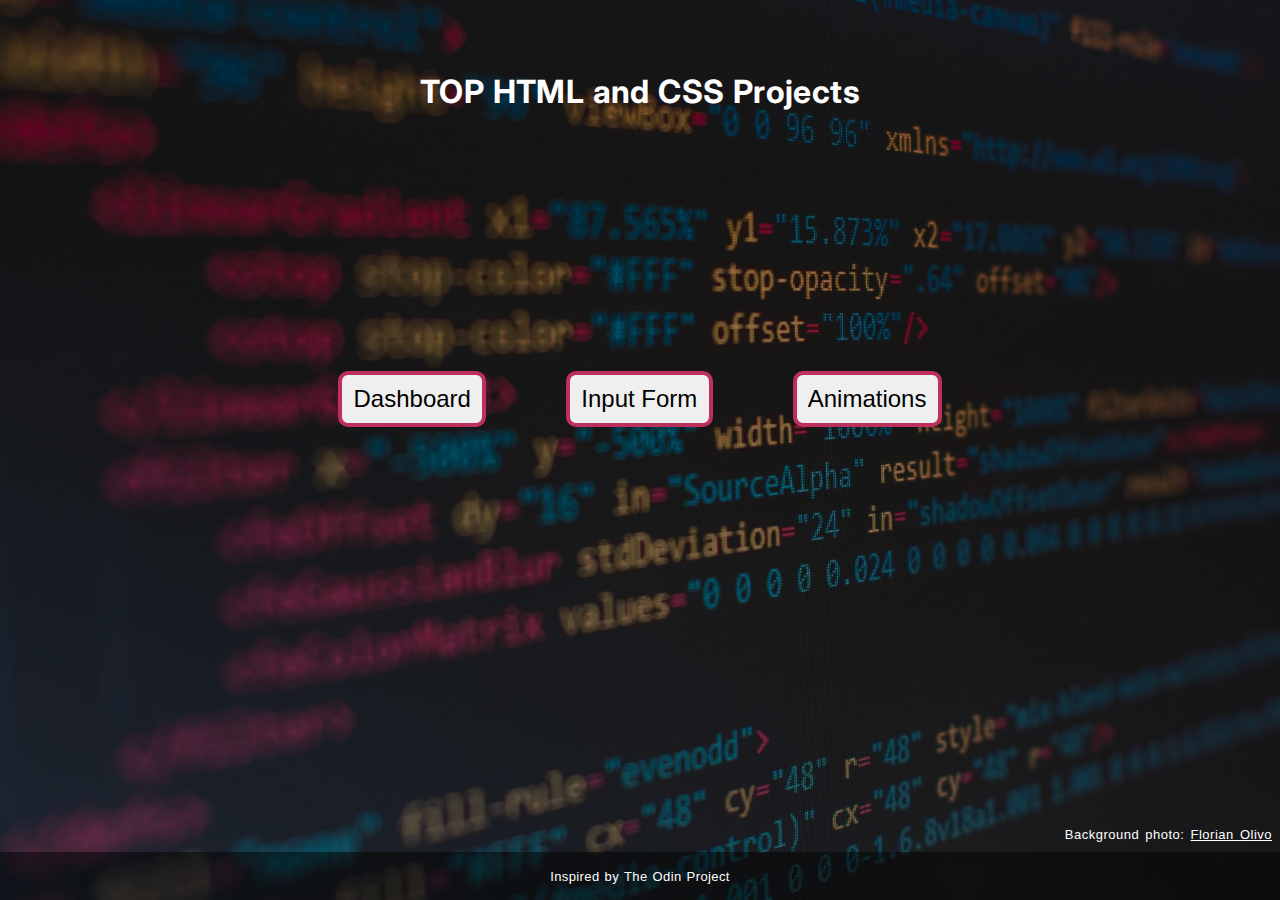
<file: index.html>
<!DOCTYPE html>
<html lang="en">
<head>
    <meta charset="UTF-8">
    <meta http-equiv="X-UA-Compatible" content="IE=edge">
    <meta name="viewport" content="width=device-width, initial-scale=1.0">
    <title>Document</title>
    <link rel="stylesheet" href="Landing_page.css">
    <link rel="preconnect" href="https://fonts.googleapis.com">
    <link rel="preconnect" href="https://fonts.gstatic.com" crossorigin>
    <link href="https://fonts.googleapis.com/css2?family=Inter&display=swap" rel="stylesheet"> 
</head>
<body>

    <div class="image-container">    

        <main>
            <h1>TOP HTML and CSS Projects</h1>
            <div class="btn-container">
                <button class="btn-dashboard" onclick="window.location.href = '../src/dashboard/Dashboard.html'">Dashboard</button>
                <button class="btn-input" onclick="window.location.href = '../src/input_form/Input_form.html'">Input Form</button>
                <button class="btn-animations" onclick="window.location.href = '../src/animations/main.html'">Animations</button>
            </div>
            <div class="credit">Background photo:&nbsp;<a href="https://unsplash.com/@florianolv">Florian Olivo</a></div>    
        </main>
       
        <footer>
            <div class="footer-text">Inspired by The Odin Project</div>      
        </footer>

    </div>
</body>
</html>
</file>
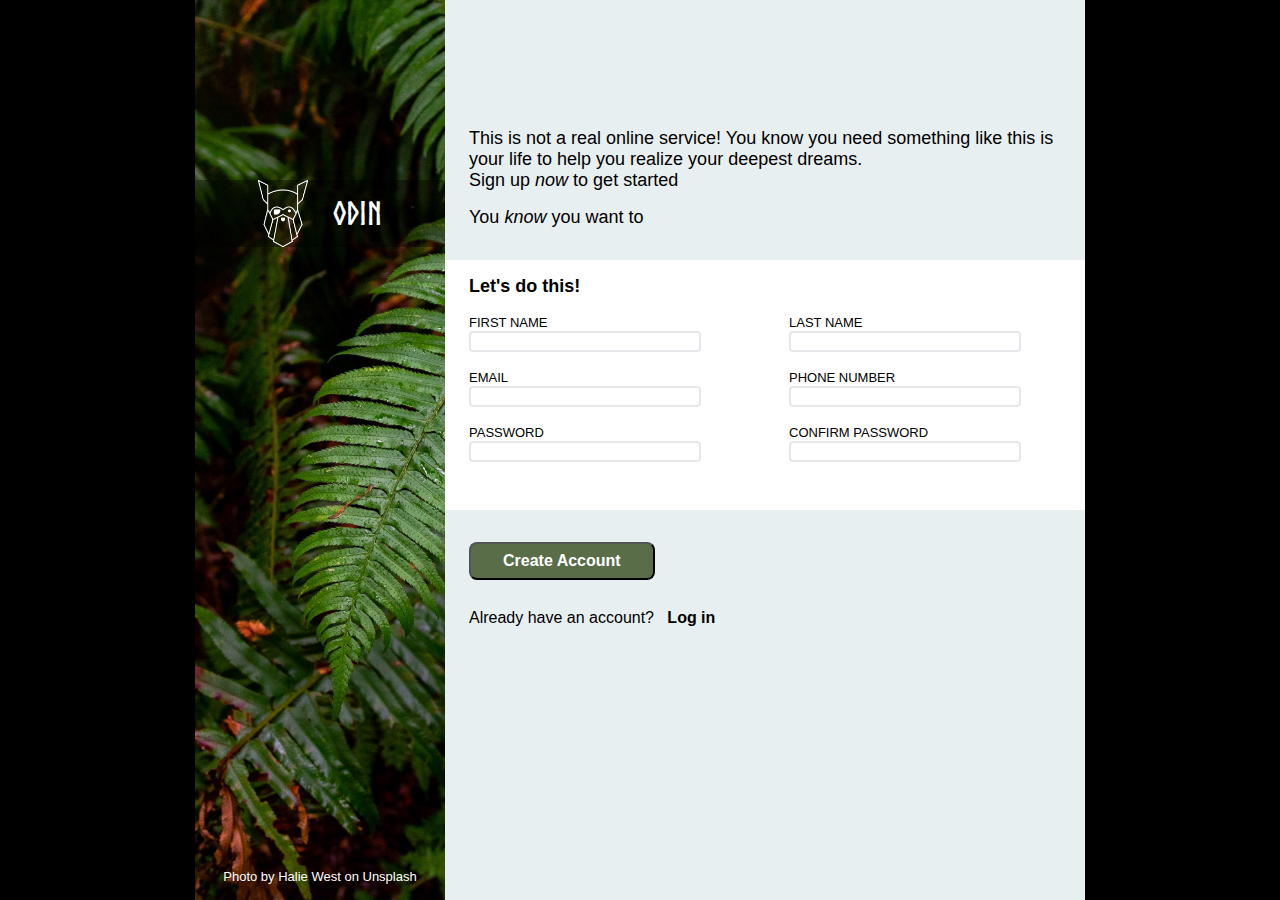
<file: Input_form.html>
<!DOCTYPE html>
<html lang="en">
<head>
    <meta charset="UTF-8">
    <meta http-equiv="X-UA-Compatible" content="IE=edge">
    <meta name="viewport" content="width=device-width, initial-scale=1.0">
    <title>Document</title>
    <link rel="stylesheet" href="Input_form.css">
</head>
<body>
    <div class="image-container">
        <div class="odin-banner">
            <img src="./images/odin-logo.png" alt="odin logo">
            <div class="banner-text">ODIN</div>
        </div>
        <div class="photo-credit">Photo by Halie West on Unsplash</div>
    </div>

    <div class="form-container">
        <div class="text-1">This is not a real online service! You know you need something like this is your life
            to help you realize your deepest dreams. 
            <br/>  Sign up <em>now</em> to get started</div>
        <div class="text-2">You <em>know</em> you want to</div>
        
        <div class="form">
            <form action="no.action.for.now" method="post">
                <div class="form-title">Let's do this!</div>
                    <div class="column">
                        <div>
                            <label for="first-name">FIRST NAME</label>
                            <input type="text" name="first-name" id="first-name">
                        </div>

                        <div>
                            <label for="email">EMAIL</label>
                            <input type="email" name="email" id=email>
                        </div>
                        
                        <div>
                            <label for="password">PASSWORD</label>
                            <input type="password" name="password" id="password" class="error">
                        </div>
                    </div>

                    <div class="column">
                        <div>
                            <label for="last-name">LAST NAME</label>
                            <input type="text" name="last-name" id="last-name">
                        </div>

                        <div>
                            <label for="phone">PHONE NUMBER</label>
                            <input type="text" name="phone" id="phone">
                        </div>
                        
                        <div>
                            <label for="cf-password">CONFIRM PASSWORD</label>
                            <input type="password" name="cf-password" id="cf-password" class="error">
                        </div>
                    </div>

            </form>
        </div>

        <button class="btn">Create Account</button>
        <div class="text-3">Already have an account? &nbsp<b> Log in</b></div>
    </div>
</body>
</html>
</file>
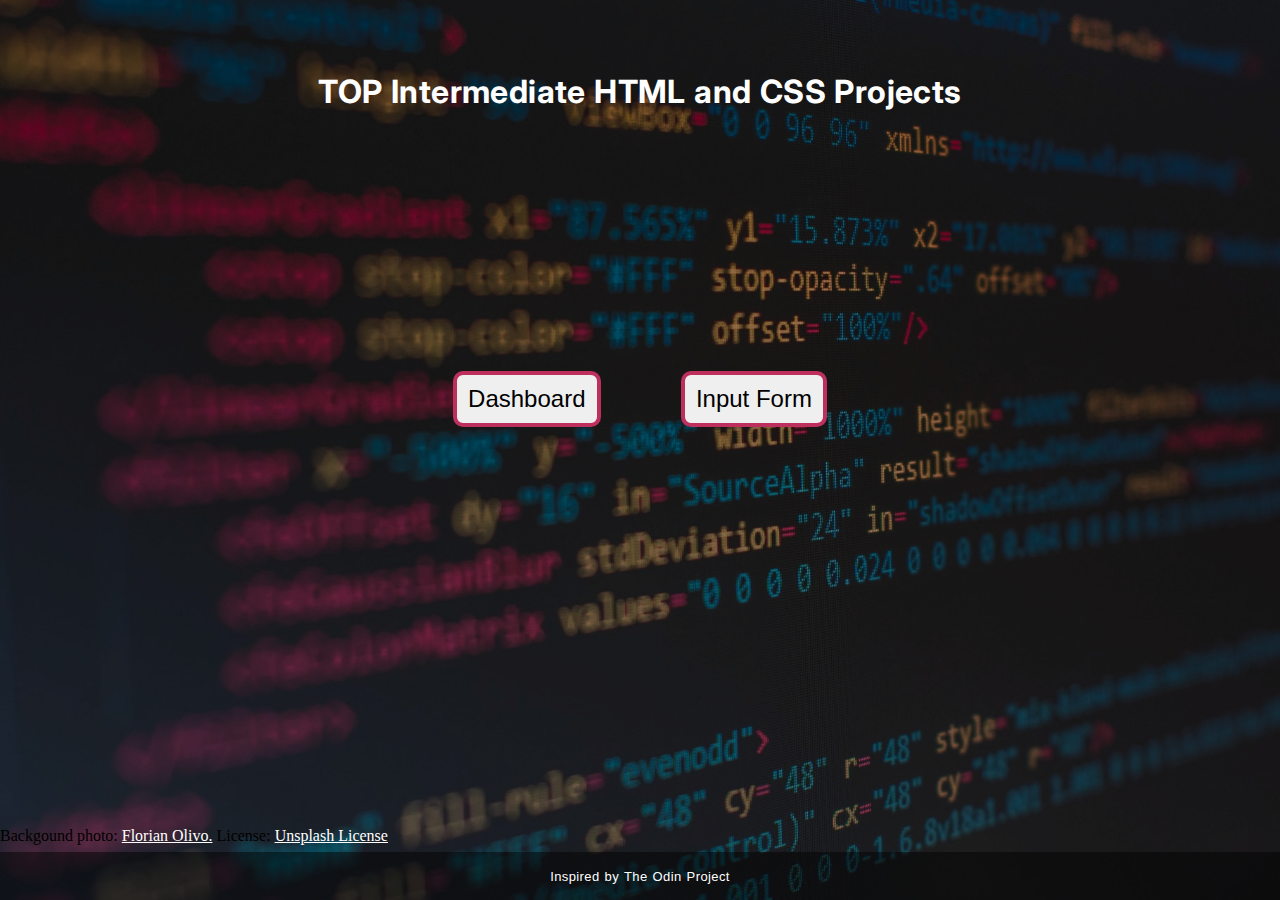
<file: Landing_page.html>
<!DOCTYPE html>
<html lang="en">
<head>
    <meta charset="UTF-8">
    <meta http-equiv="X-UA-Compatible" content="IE=edge">
    <meta name="viewport" content="width=device-width, initial-scale=1.0">
    <title>Document</title>
    <link rel="stylesheet" href="Landing_page.css">
    <link rel="preconnect" href="https://fonts.googleapis.com">
    <link rel="preconnect" href="https://fonts.gstatic.com" crossorigin>
    <link href="https://fonts.googleapis.com/css2?family=Inter&display=swap" rel="stylesheet"> 
    <script src="Landing_page.js" defer></script> 
    
    <main>
        <div class="image-container">
            <h1>TOP Intermediate HTML and CSS Projects</h1>
            <div class="btn-container">
                <button class="btn-dashboard" onclick="window.location.href = 'Dashboard.html'">Dashboard</button>
                <button class="btn-input" onclick="window.location.href = 'Input_form.html'">Input Form</button>
            </div>
            <div>Backgound photo: <a href="https://unsplash.com/@florianolv">Florian Olivo.</a> License: <a href="https://unsplash.com/license">Unsplash License</a></div>    
        </div>
    </main>
       
    <footer>
        <div class="footer-text">Inspired by The Odin Project</div>      
    </footer>
</body>
</html>
</file>
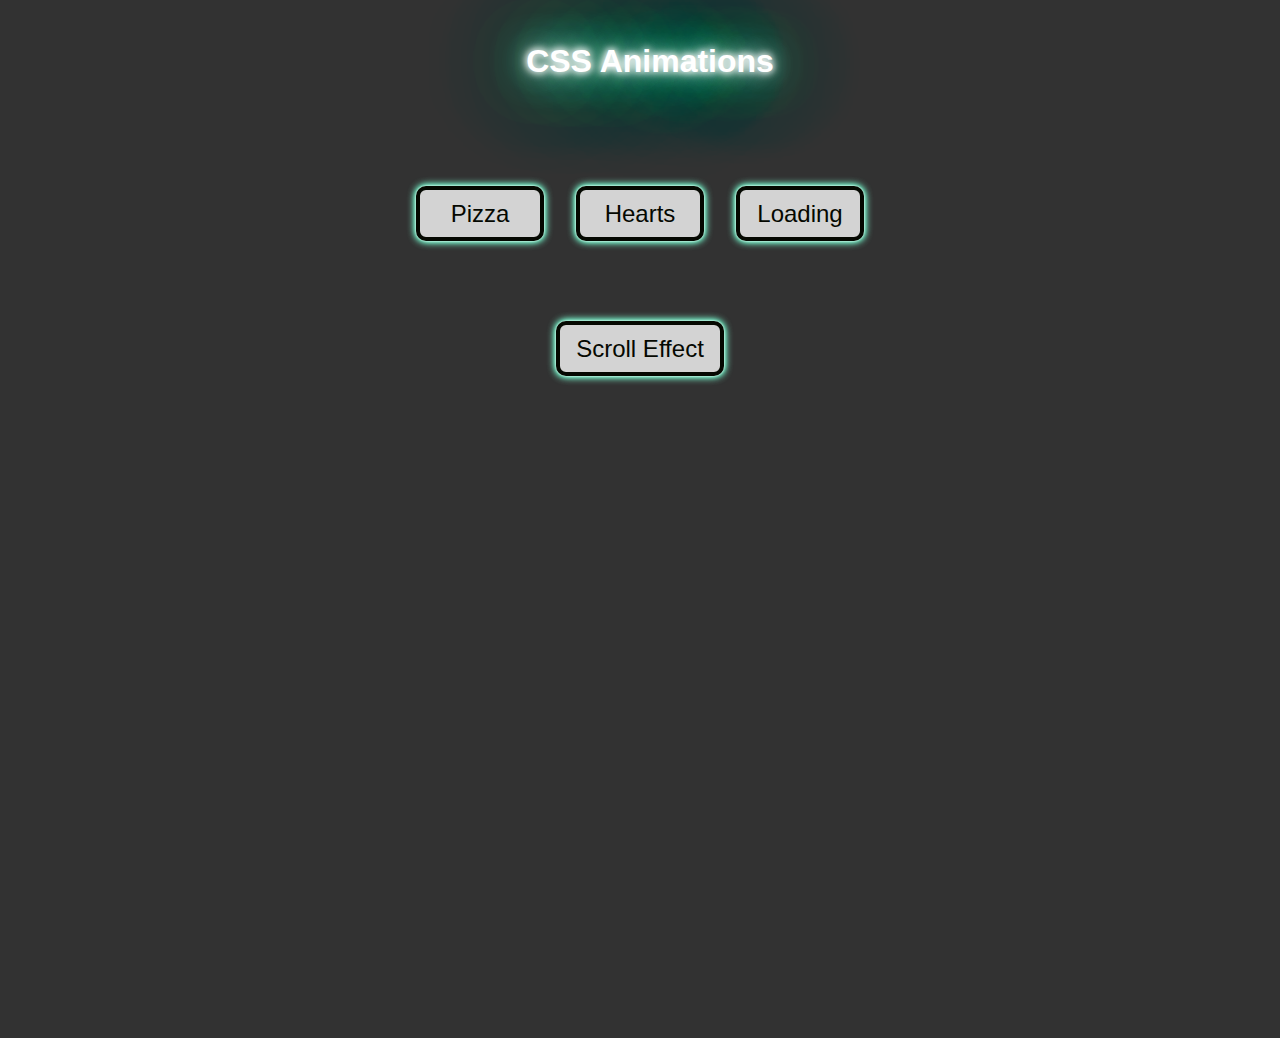
<file: src/animations/main.html>
<!DOCTYPE html>
<html lang="en">
  <head>
    <meta charset="UTF-8" />
    <meta http-equiv="X-UA-Compatible" content="IE=edge" />
    <meta name="viewport" content="width=device-width, initial-scale=1.0" />
    <link rel="stylesheet" href="main.css" />
    <script type="text/javascript" src="main.js" defer></script>
    <title>Animations</title>
  </head>

  <body>
    <div class="h1-container">
      <h1>CSS Animations</h1>
    </div>

    <div class="main-container">
      <div class="cool-animations-container">
        <button
          class="btn-cool"
          onclick="window.location.href = '/pizza/pizza.html'"
        >
          Pizza
        </button>
        <button
          class="btn-cool"
          onclick="window.location.href = './heart/heart.html'"
        >
          Hearts
        </button>
        <button
          class="btn-cool"
          onclick="window.location.href = '/loading/loading.html'"
        >
          Loading
        </button>
      </div>

      <div class="practice-container">
        <button
          class="btn-practice"
          onclick="window.location.href = './scrolling/scrolling.html'"
        >
          Scroll Effect
        </button>
      </div>
    </div>
  </body>
</html>
</file>
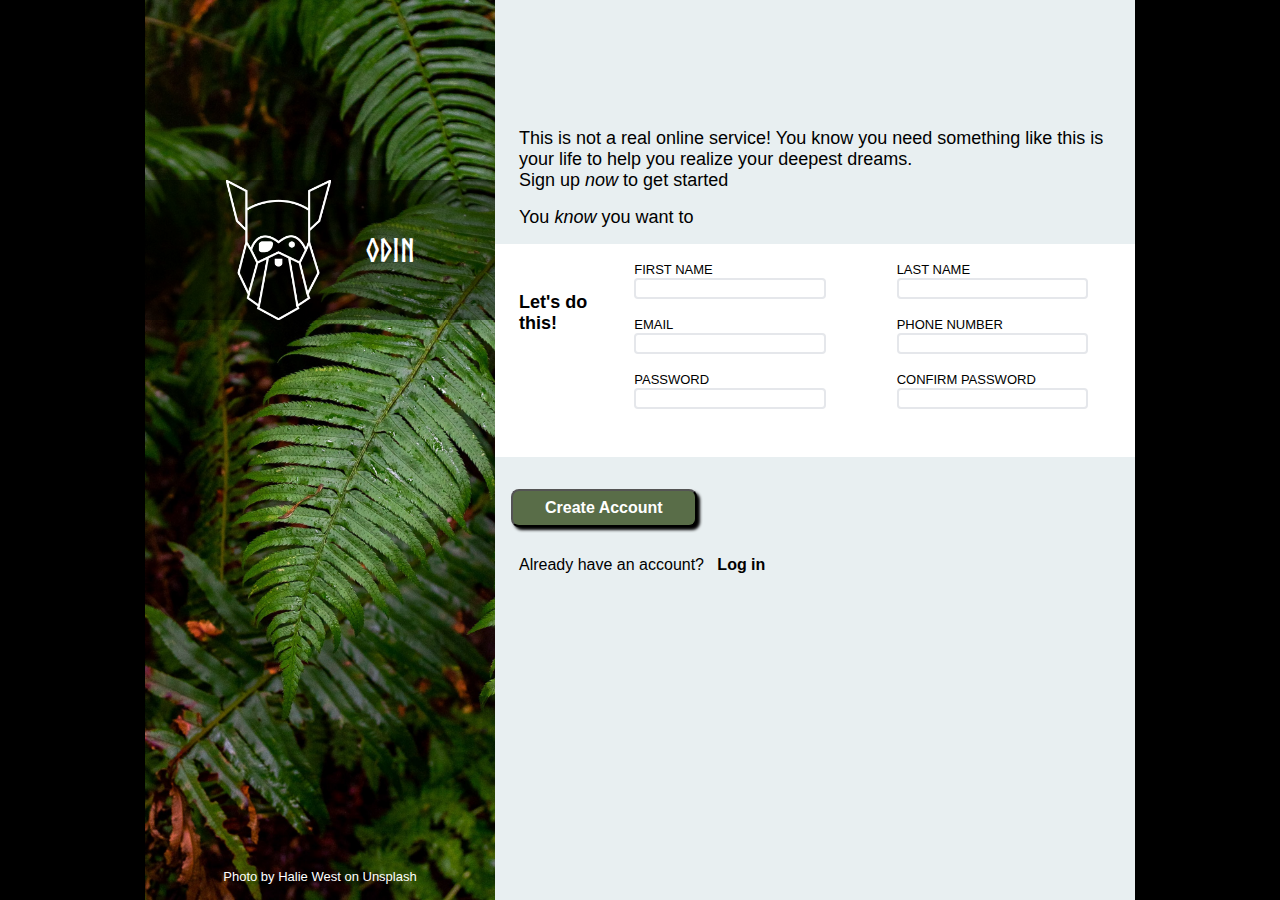
<file: src/input_form/Input_form.html>
<!DOCTYPE html>
<html lang="en">
  <head>
    <meta charset="UTF-8" />
    <meta http-equiv="X-UA-Compatible" content="IE=edge" />
    <meta name="viewport" content="width=device-width, initial-scale=1.0" />
    <title>Document</title>
    <link rel="stylesheet" href="Input_form.css" />
  </head>
  <body>
    <div class="image-container">
      <div class="odin-banner">
        <img src="../../images/odin-logo.png" alt="odin logo" />
        <div class="banner-text">ODIN</div>
      </div>
      <div class="photo-credit">Photo by Halie West on Unsplash</div>
    </div>

    <div class="form-container">
      <div class="text-1">
        This is not a real online service! You know you need something like this
        is your life to help you realize your deepest dreams. <br />
        Sign up <em>now</em> to get started
      </div>
      <div class="text-2">You <em>know</em> you want to</div>

      <div class="form">
        <form action="no.action.for.now" method="post">
          <div class="form-title">Let's do this!</div>
          <div class="column">
            <div>
              <label for="first-name">FIRST NAME</label>
              <input type="text" name="first-name" id="first-name" />
            </div>

            <div>
              <label for="email">EMAIL</label>
              <input type="email" name="email" id="email" />
            </div>

            <div>
              <label for="password">PASSWORD</label>
              <input
                type="password"
                name="password"
                id="password"
                class="error"
              />
            </div>
          </div>

          <div class="column">
            <div>
              <label for="last-name">LAST NAME</label>
              <input type="text" name="last-name" id="last-name" />
            </div>

            <div>
              <label for="phone">PHONE NUMBER</label>
              <input type="text" name="phone" id="phone" />
            </div>

            <div>
              <label for="cf-password">CONFIRM PASSWORD</label>
              <input
                type="password"
                name="cf-password"
                id="cf-password"
                class="error"
              />
            </div>
          </div>
        </form>
      </div>

      <button class="btn">Create Account</button>
      <div class="text-3">Already have an account? &nbsp<b> Log in</b></div>
    </div>
  </body>
</html>
</file>
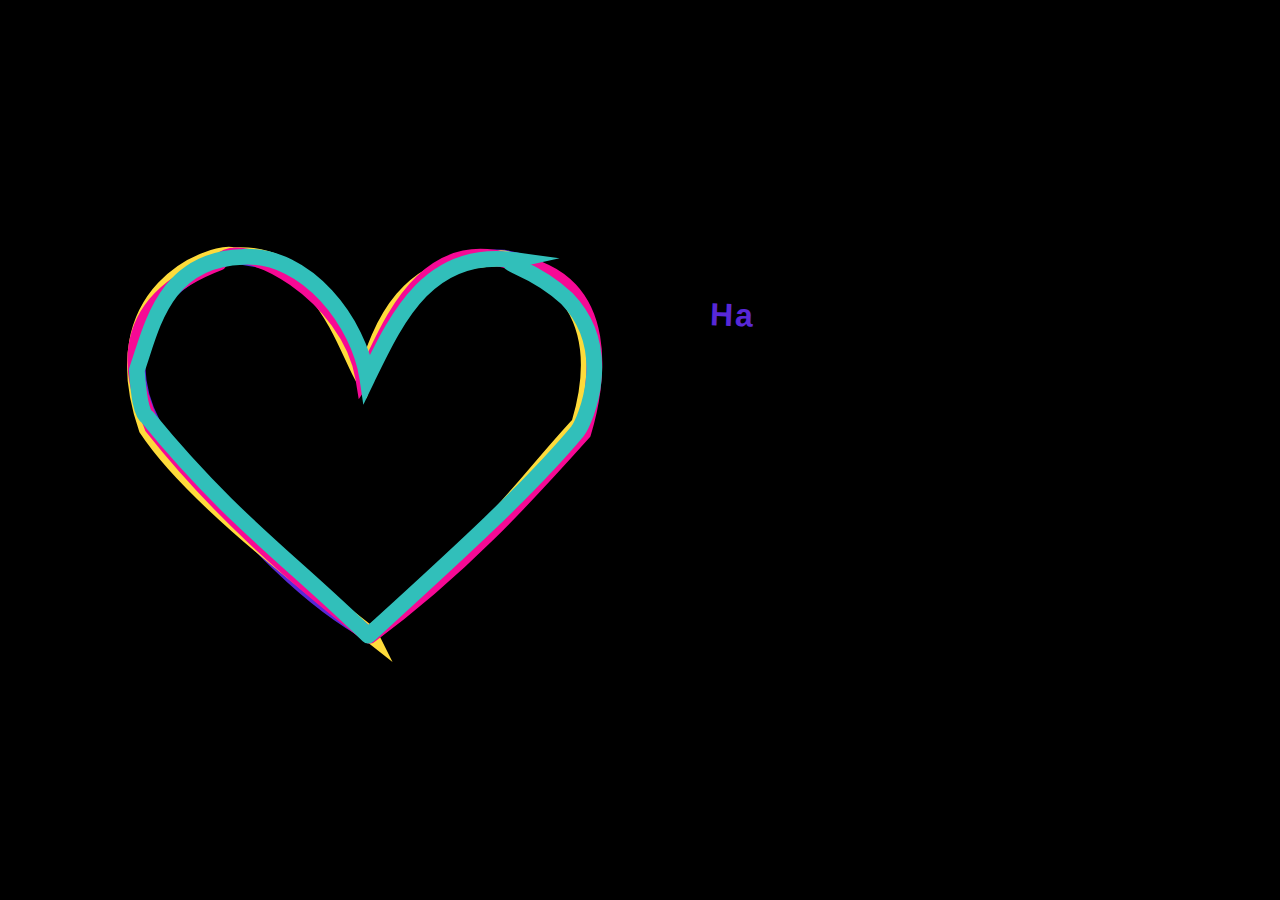
<file: src/animations/heart/heart.html>
<!DOCTYPE html>
<html lang="en">
  <head>
    <meta charset="UTF-8" />
    <meta http-equiv="X-UA-Compatible" content="IE=edge" />
    <meta name="viewport" content="width=device-width, initial-scale=1.0" />
    <link rel="stylesheet" href="heart.css" />
    <script type="text/javascript" src="heart.js" defer></script>
    <title>Document</title>
  </head>
  <body>
    
    <div class="heart-container">
        <div class="heart-container2">
            <svg
                class="heart"
                data-name="Layer 1"
                xmlns="http://www.w3.org/2000/svg"
                viewBox="0 55 200 200"
                >
                <path
                    class="love love1"
                    style="--item: 1; --color: rgb(88, 40, 215)"
                    d="m 102.67765,241.04678 c 19.21888,-14.82411 38.99608,-34.28826 40.66328,-36.19026 13.44095,-15.33383 22.20657,-25.29641 24.51246,-26.91641 11.73882,-29.26893 -0.23791,-53.06913 -23.27705,-56.38219 -20.99289,-1.09872 -31.6062,10.55322 -44.22639,35.43284 -8.425005,-21.15732 -20.795992,-35.36113 -42.933229,-35.9501 -45.028758,17.2864 -27.231871,55.57289 -15.259398,64.39983 23.051254,25.81298 40.344009,44.93418 60.520327,55.60629 z"
                />
                <path
                    class="love love2"
                    style="--item: 2; --color: rgb(254, 219, 59)"
                    d="m 102.16038,241.04678 c 36.21013,-27.8756 47.77342,-46.63623 66.46891,-66.72755 14.53947,-48.5898 -27.98334,-53.62583 -24.82885,-52.50267 -30.88424,0.25655 -38.0017,21.11736 -43.45049,38.53645 -5.694379,-8.95721 -13.691318,-41.17507 -41.381425,-39.57099 -7.055003,-1.5804 -42.876065,11.14804 -27.673826,55.08902 12.230352,18.65829 41.039426,41.78009 70.865681,65.17574 z"
                />
                <path
                    class="love love3"
                    style="--item: 3; --color: rgb(246, 9, 149)"
                    d="m 102.16038,241.56405 c 28.4873,-21.00932 49.5467,-44.07531 67.76208,-64.39984 4.2498,-13.69442 10.84947,-49.03058 -22.24251,-54.05448 -31.29957,-10.53661 -41.43927,27.56598 -47.58864,36.72601 C 95.720197,133.2316 61.236443,114.1228 54.313113,123.10972 14.497495,138.29137 30.42042,167.99365 33.105137,175.35377 53.350315,200.98945 77.111933,222.104 102.16038,241.56405 Z"
                />
                <path
                    class="love love4"
                    style="--item: 4; --color: rgb(49, 191, 186)"
                    d="m 101.64312,241.56405 c 25.10092,-22.90102 50.73723,-46.03149 66.4689,-64.91711 2.52385,-3.45654 12.25209,-25.91978 -3.40024,-42.14339 -11.62498,-10.75897 -22.17938,-10.92719 -16.51457,-12.16972 -27.30462,-3.77888 -37.48101,18.26412 -46.81273,37.50191 -2.579917,-17.41263 -19.045543,-39.68477 -39.570983,-38.53645 -25.208634,0.80419 -28.97881,22.88451 -33.622405,35.95011 0.531521,7.94639 1.457237,13.9218 3.362243,15.00076 26.513256,32.55461 46.762856,46.31826 70.089785,69.31389 z"
                />
            </svg>
        </div>

        <div class="text-container">
           <div class="word-1"></div>
           <div class="word-2"></div>
           <div class="word-3"></div>
        </div>

    </div>

</body>
</html>

<!-- Inspired by: Miguel
https://codepen.io/ruidovisual/pen/eYNMZrG -->
</file>
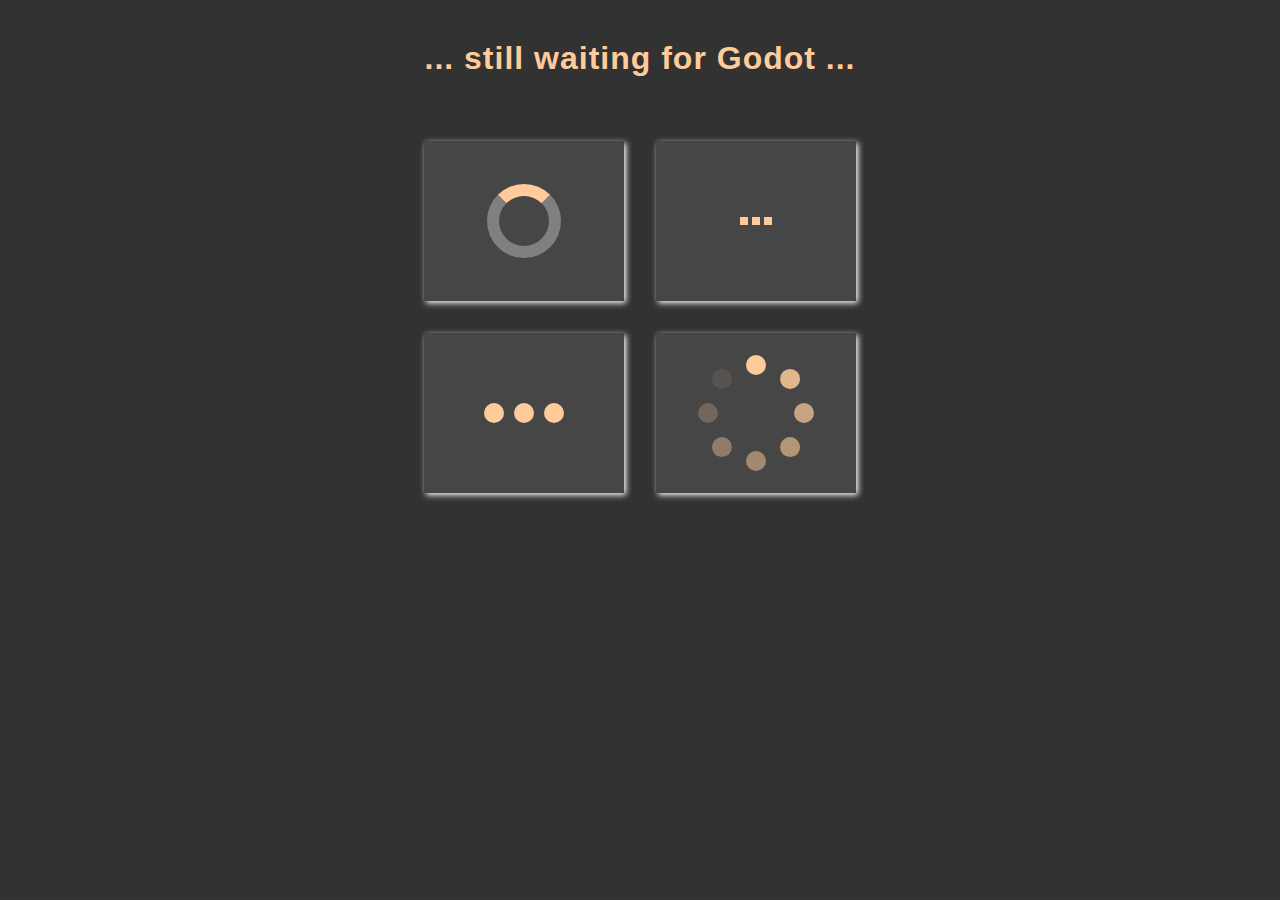
<file: src/animations/loading/loading.html>
<!DOCTYPE html>
<html lang="en">
  <head>
    <meta charset="UTF-8" />
    <meta http-equiv="X-UA-Compatible" content="IE=edge" />
    <meta name="viewport" content="width=device-width, initial-scale=1.0" />
    <link rel="stylesheet" href="loading.css" />
    <title>Document</title>
  </head>
  <body>
    <h1 class="title">... still waiting for Godot ...</h1>

    <div class="cards-container">
      <div class="card"><div class="ld-arc"></div></div>
      <div class="card">
        <div class="ld-bars">
          <div class="bar bar-1"></div>
          <div class="bar bar-2"></div>
          <div class="bar bar-3"></div>
        </div>
      </div>
    </div>

    <div class="cards-container">
      <div class="card">
        <div class="ld-dots1">
          <div class="dot dot-1"></div>
          <div class="dot dot-2"></div>
          <div class="dot dot-3"></div>
        </div>
      </div>
      <div class="card"><div class="ld-dots2"></div></div>
    </div>
  </body>
</html>
</file>
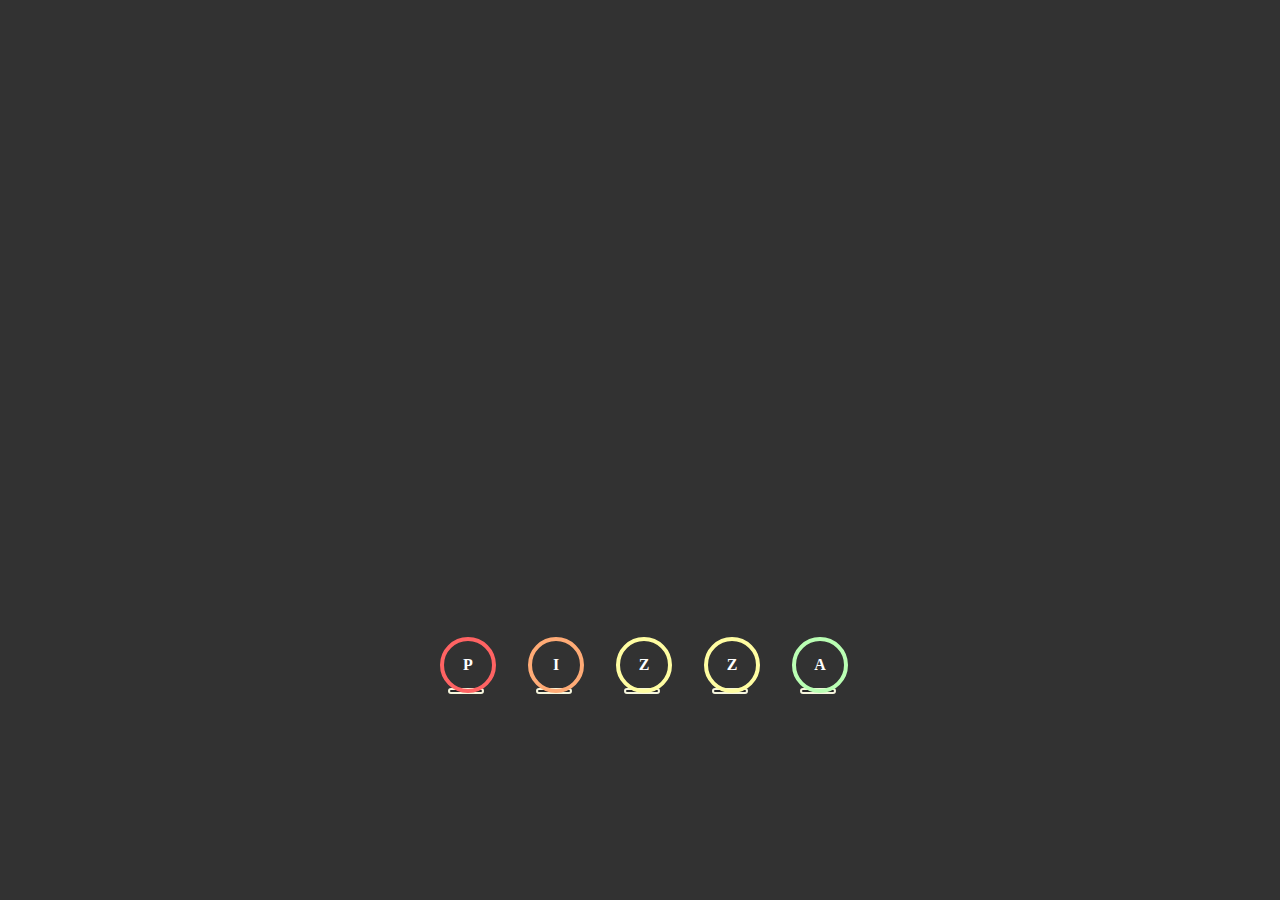
<file: src/animations/pizza/pizza.html>
<!DOCTYPE html>
<html lang="en">
<head>
    <meta charset="UTF-8">
    <meta http-equiv="X-UA-Compatible" content="IE=edge">
    <meta name="viewport" content="width=device-width, initial-scale=1.0">
    <link rel="stylesheet" href="pizza.css">
    <title>Document</title>
</head>
<body>

    <div class="container-ball">
        <div class="ct-ball-1">
            <div class="ball-shadow-1"></div> 
            <div class="ball-1">P</div>
        </div>
        <div class="ct-ball-2">
            <div class="ball-shadow-2"></div> 
            <div class="ball-2">I</div>
        </div>
        <div class="ct-ball-3">
            <div class="ball-shadow-3"></div> 
            <div class="ball-3">Z</div>
        </div>
        <div class="ct-ball-4">
            <div class="ball-shadow-4"></div> 
            <div class="ball-4">Z</div>
        </div>
        <div class="ct-ball-5">
            <div class="ball-shadow-5"></div> 
            <div class="ball-5">A</div>
        </div>

    </div>

    </div>


</body>
</html>

<!-- Inspired by: Henry Zarza
https://codepen.io/HenryZarza/pen/xxVyEpB -->
</file>
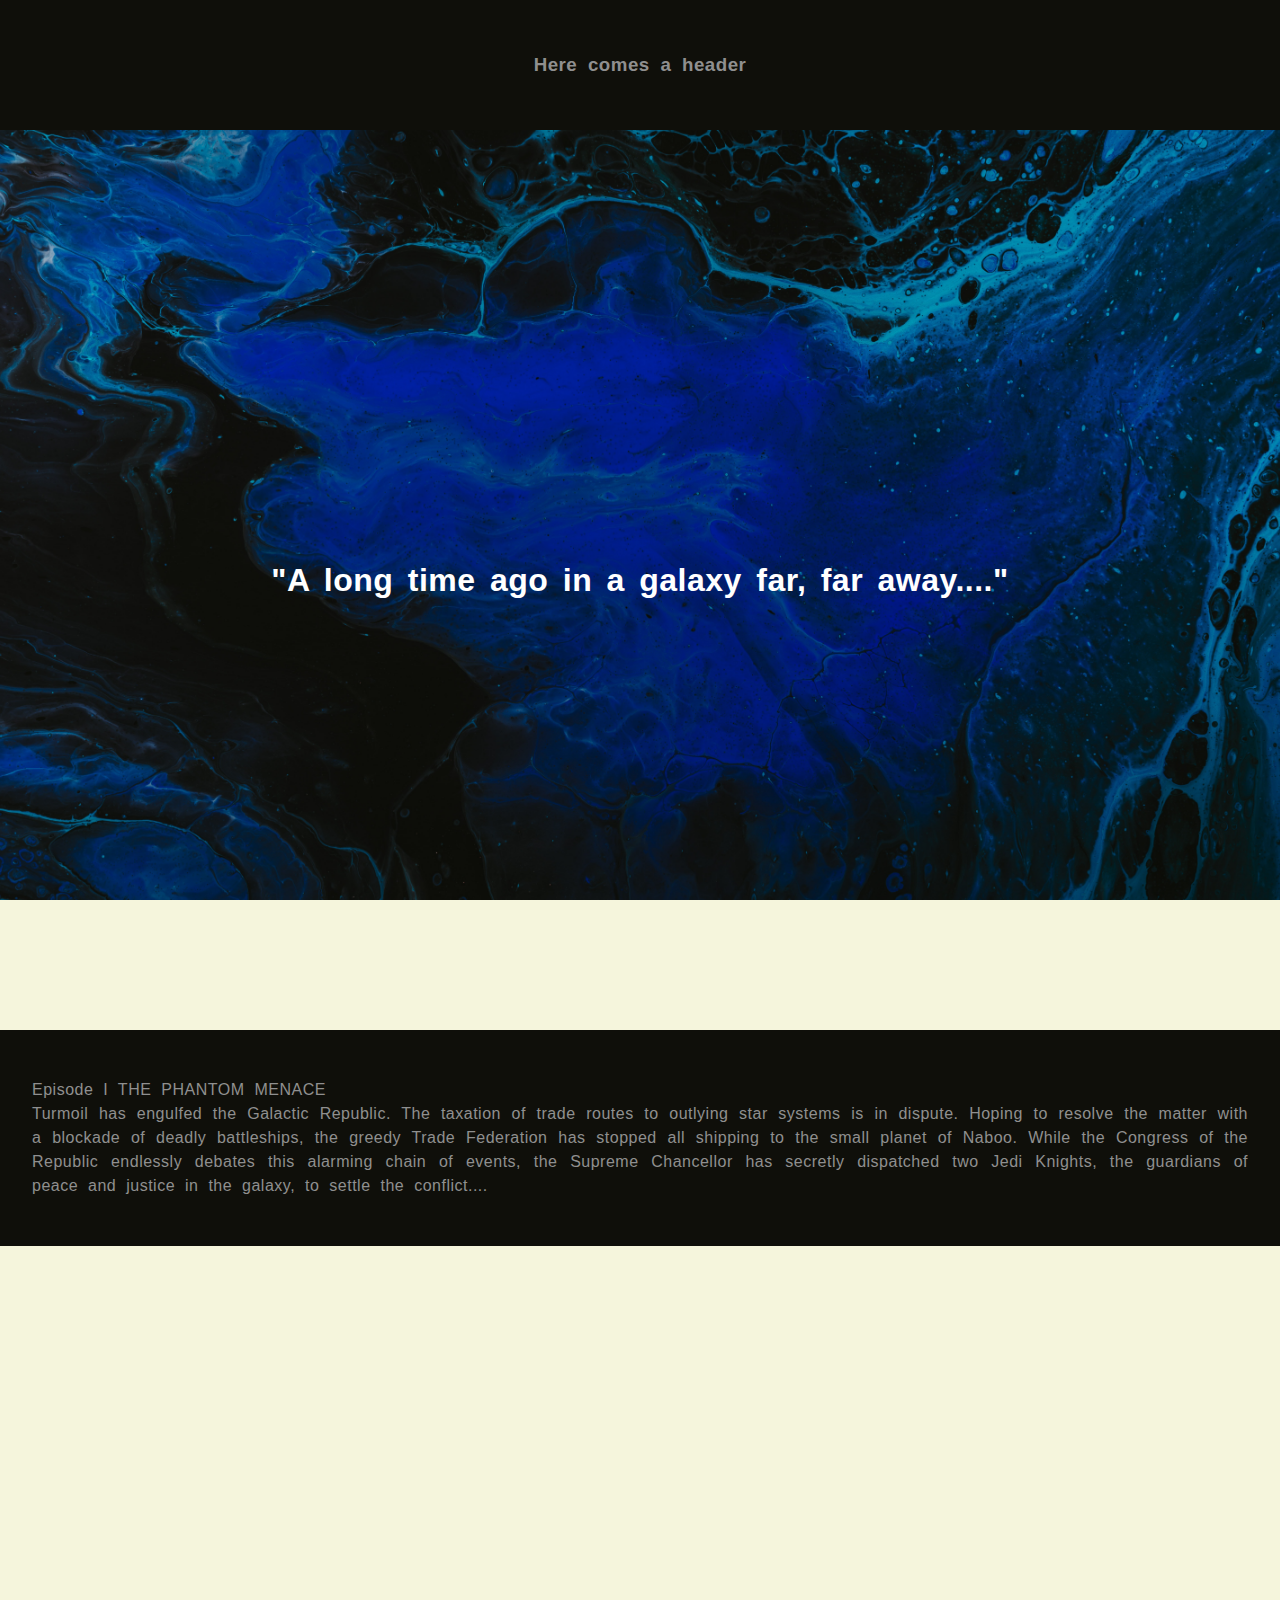
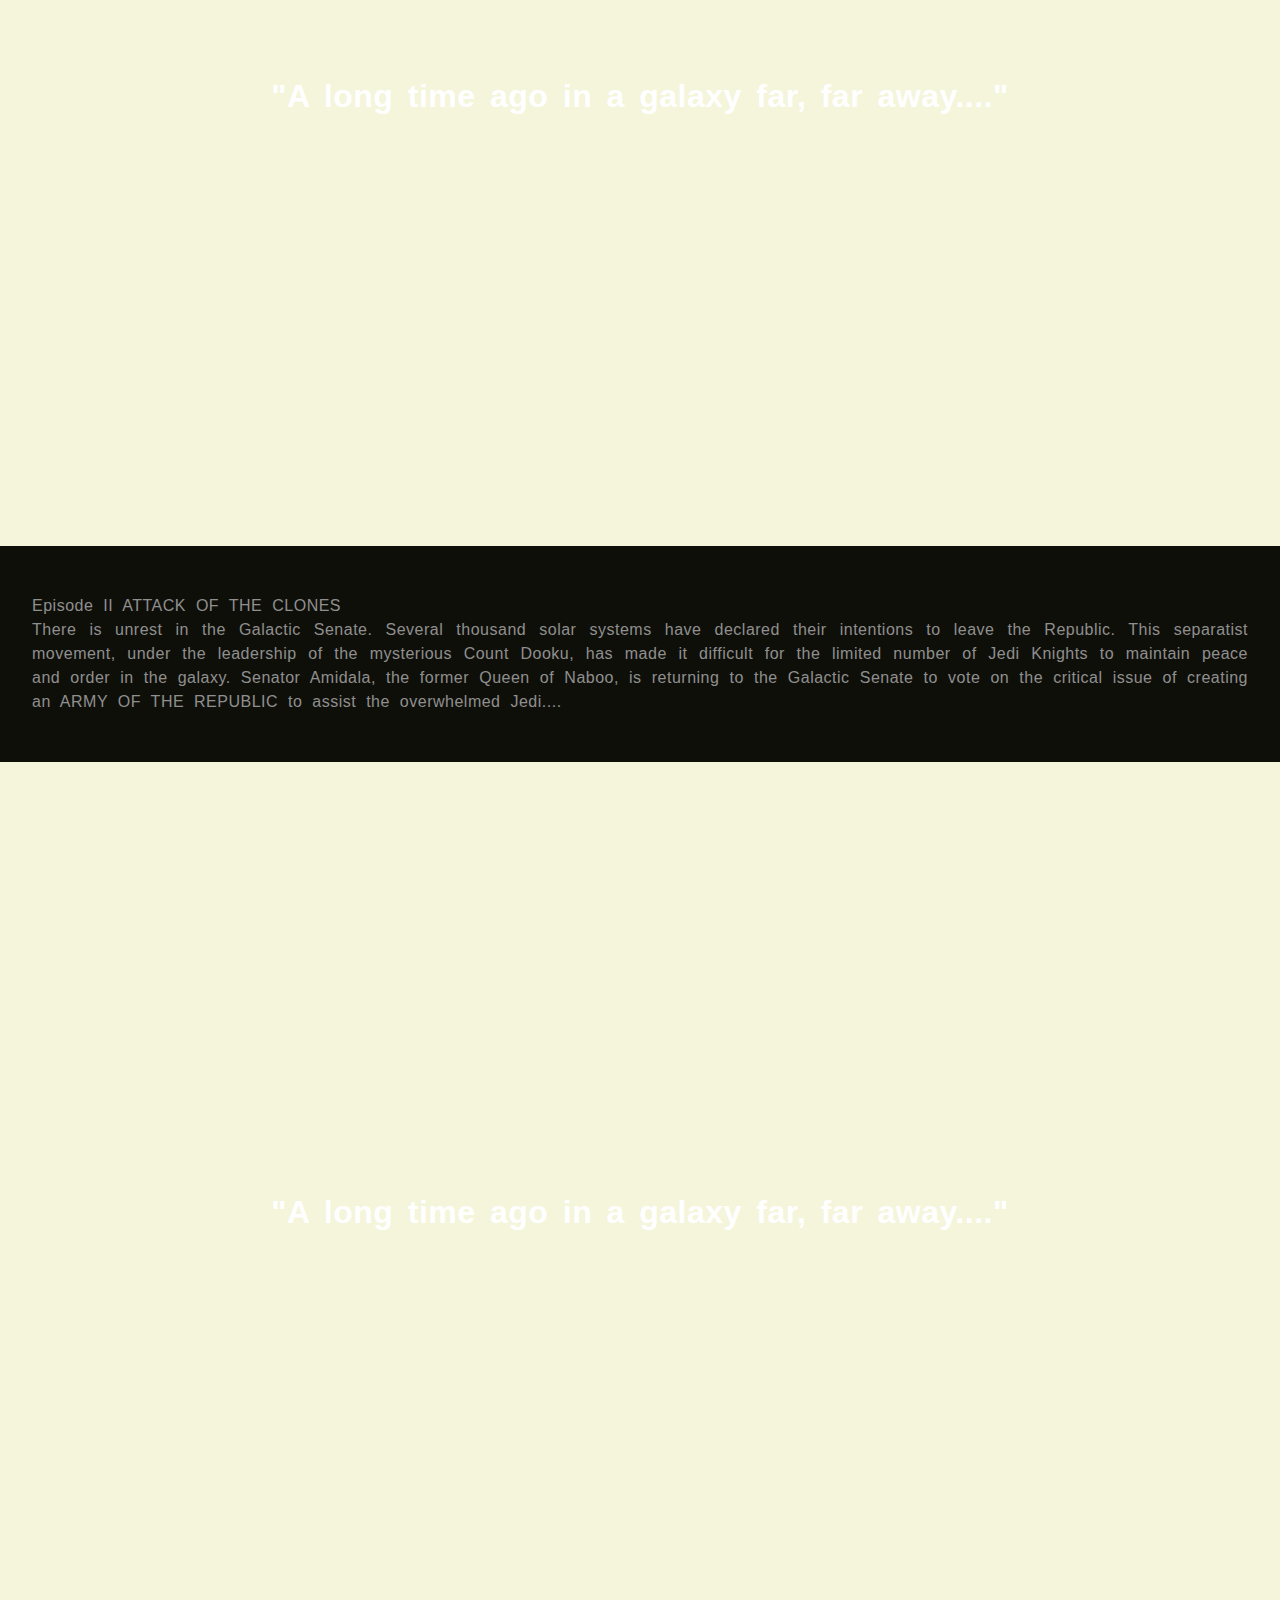
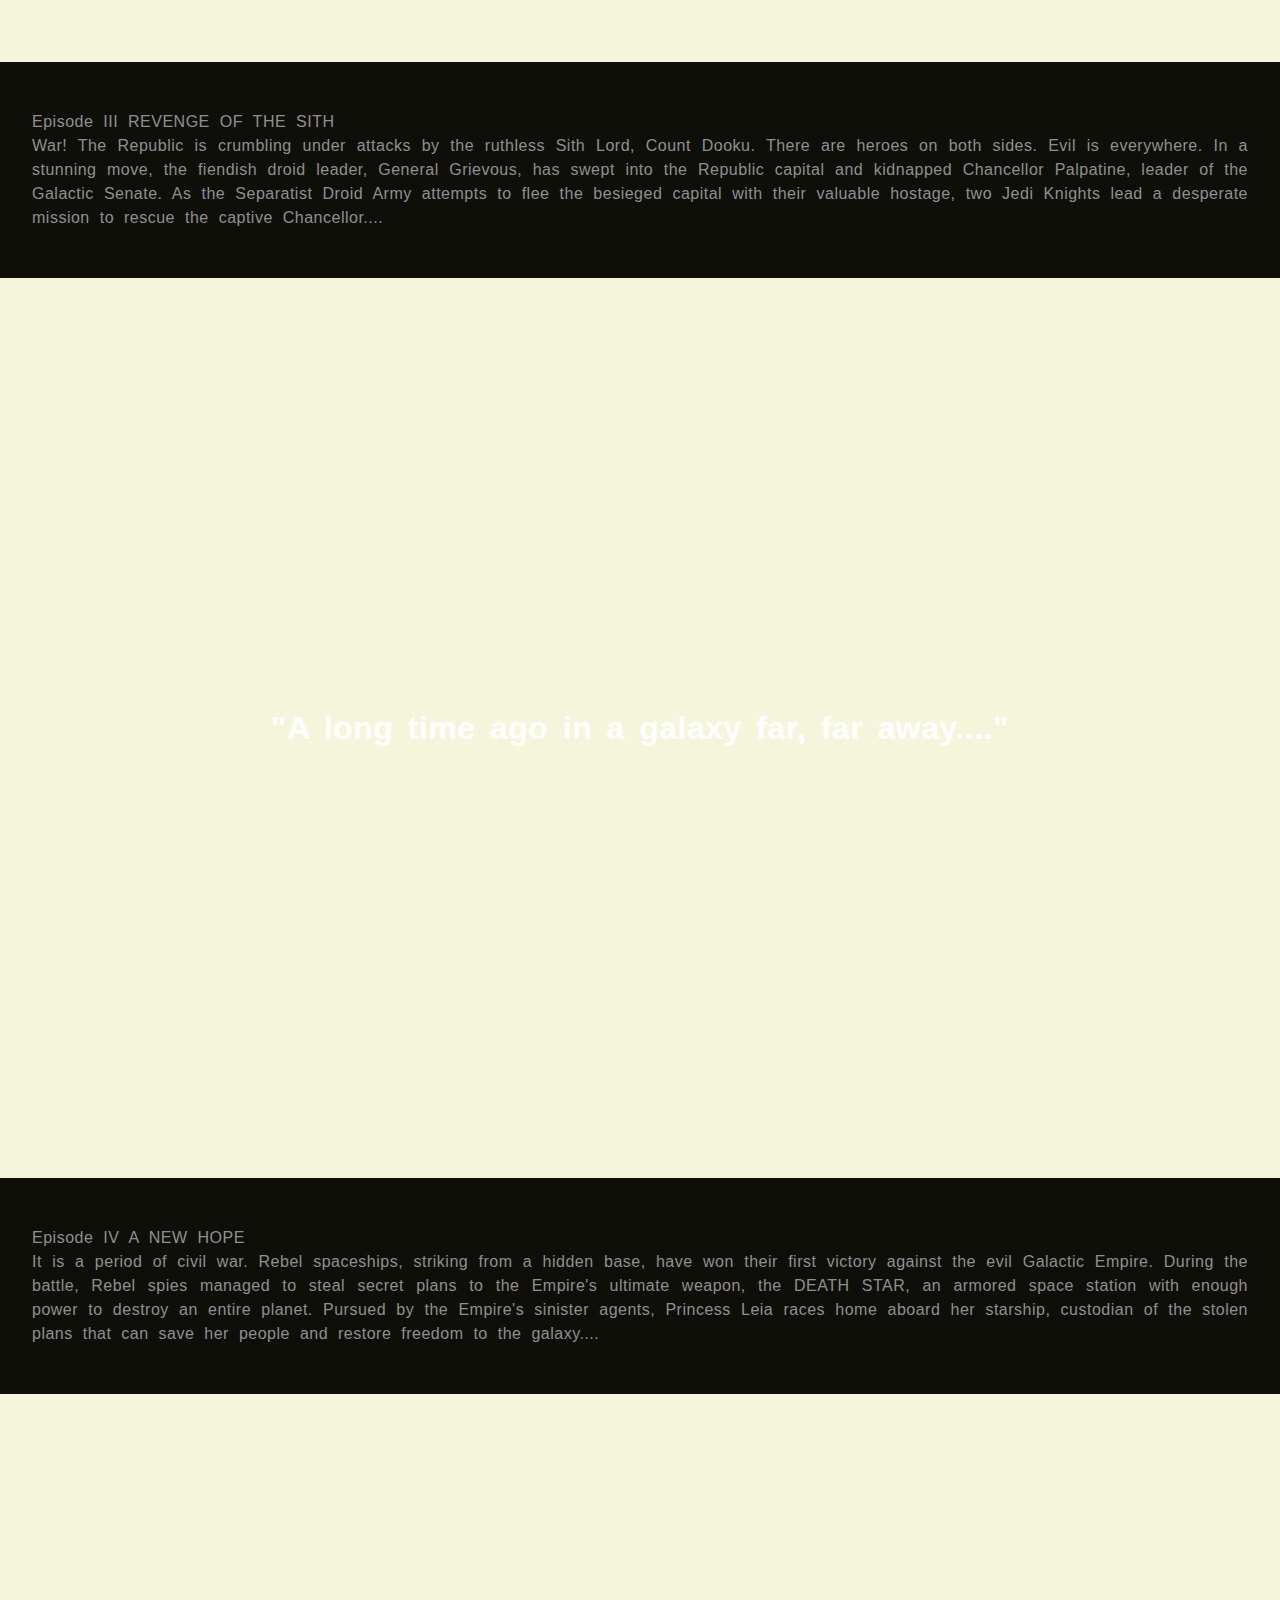
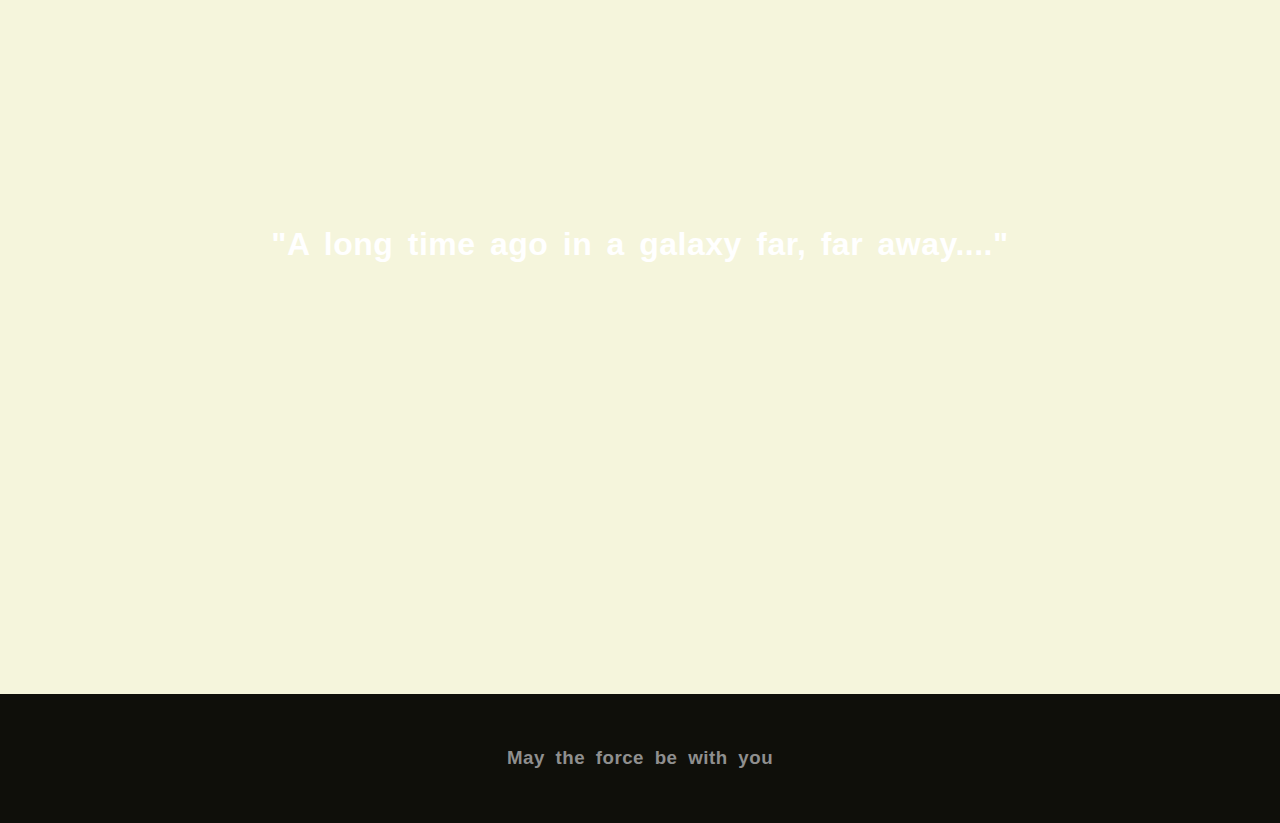
<file: src/animations/scrolling/scrolling.html>
<!DOCTYPE html>
<html lang="en">
  <head>
    <meta charset="UTF-8" />
    <meta http-equiv="X-UA-Compatible" content="IE=edge" />
    <meta name="viewport" content="width=device-width, initial-scale=1.0" />
    <link rel="stylesheet" href="scrolling.css" />
    <title>Document</title>
  </head>
  <body>
    <div class="main-container">
      <div class="scroll-bg">
        <h3>Here comes a header</h3>
      </div>

      <div class="fixed-bg bg-1">
        <h1>"A long time ago in a galaxy far, far away...."</h1>
      </div>

      <div class="scroll-bg">
        <p>
          Episode I THE PHANTOM MENACE
          <br />
          Turmoil has engulfed the Galactic Republic. The taxation of trade
          routes to outlying star systems is in dispute. Hoping to resolve the
          matter with a blockade of deadly battleships, the greedy Trade
          Federation has stopped all shipping to the small planet of Naboo.
          While the Congress of the Republic endlessly debates this alarming
          chain of events, the Supreme Chancellor has secretly dispatched two
          Jedi Knights, the guardians of peace and justice in the galaxy, to
          settle the conflict....
        </p>
      </div>

      <div class="fixed-bg bg-2">
        <h1>"A long time ago in a galaxy far, far away...."</h1>
      </div>

      <div class="scroll-bg">
        <p>
          Episode II ATTACK OF THE CLONES
          <br />There is unrest in the Galactic Senate. Several thousand solar
          systems have declared their intentions to leave the Republic. This
          separatist movement, under the leadership of the mysterious Count
          Dooku, has made it difficult for the limited number of Jedi Knights to
          maintain peace and order in the galaxy. Senator Amidala, the former
          Queen of Naboo, is returning to the Galactic Senate to vote on the
          critical issue of creating an ARMY OF THE REPUBLIC to assist the
          overwhelmed Jedi....
        </p>
      </div>

      <div class="fixed-bg bg-3">
        <h1>"A long time ago in a galaxy far, far away...."</h1>
      </div>

      <div class="scroll-bg">
        <p>
          Episode III REVENGE OF THE SITH
          <br />War! The Republic is crumbling under attacks by the ruthless
          Sith Lord, Count Dooku. There are heroes on both sides. Evil is
          everywhere. In a stunning move, the fiendish droid leader, General
          Grievous, has swept into the Republic capital and kidnapped Chancellor
          Palpatine, leader of the Galactic Senate. As the Separatist Droid Army
          attempts to flee the besieged capital with their valuable hostage, two
          Jedi Knights lead a desperate mission to rescue the captive
          Chancellor....
        </p>
      </div>

      <div class="fixed-bg bg-4">
        <h1>"A long time ago in a galaxy far, far away...."</h1>
      </div>

      <div class="scroll-bg">
        <p>
          Episode IV A NEW HOPE
          <br />It is a period of civil war. Rebel spaceships, striking from a
          hidden base, have won their first victory against the evil Galactic
          Empire. During the battle, Rebel spies managed to steal secret plans
          to the Empire's ultimate weapon, the DEATH STAR, an armored space
          station with enough power to destroy an entire planet. Pursued by the
          Empire's sinister agents, Princess Leia races home aboard her
          starship, custodian of the stolen plans that can save her people and
          restore freedom to the galaxy....
        </p>
      </div>

      <div class="fixed-bg bg-5">
        <h1>"A long time ago in a galaxy far, far away...."</h1>
      </div>

      <div class="scroll-bg">
        <h3>May the force be with you</h3>
      </div>
    </div>
  </body>
</html>
</file>
<file: Landing_page.css>
:root {
  --footer-height: 3rem;
  --main-height: calc(100vh - var(--footer-height));
  --btn-height: calc(var(--main-height) - 11rem);
  box-sizing: border-box;
}

body {
  margin: 0px;
  display: flex;
  flex-direction: column;
  box-sizing: border-box;
  height: var(--main-height);
  background-color: black;
}

main {
  height: var(--main-height);
}

.image-container {
  margin: 0px;
  width: 100vw;
  height: var(--main-height);
}

.image-container:before {
  content: "";
  background-image: url("../images/screen.jpg");
  position: absolute;
  background-size: cover;
  top: 0;
  left: 0;
  bottom: 0;
  right: 0;
  z-index: -1;
  opacity: 0.7;
}

h1 {
  display: flex;
  justify-content: center;
  padding-top: 4.5rem;
  padding-bottom: 2.5rem;
  margin: 0px;
  background-color: rgba(1, 1, 1, 0);
  color: white;
  font-family: "Inter", sans-serif;
  word-spacing: 1px;
  letter-spacing: 0.4px;
}

.btn-container {
  display: flex;
  margin: auto;
  justify-content: center;
  gap: 5rem;
  height: var(--btn-height);
  box-sizing: border-box;
  align-items: center;
  padding-bottom: 20vh;
}

.btn-dashboard,
.btn-input,
.btn-animations {
  font-size: x-large;
  font-weight: 500;
  padding: 0.6rem 0.7rem;
  border: 4px solid rgb(189, 47, 92);
  border-radius: 10px;
}

.credit {
  display: flex;
  justify-content: end;
  color: white;
  font-size: small;
  font-family: sans-serif;
  margin-right: 0.5rem;
  word-spacing: 2px;
  letter-spacing: 0.5px;
}

a {
  color: white;
}

a:visited {
  color: rgb(3, 111, 142);
}

.footer-text {
  display: flex;
  height: var(--footer-height);
  font-size: small;
  justify-content: center;
  color: white;
  box-sizing: border-box;
  background-color: rgb(1, 1, 1, 0.5);
  align-items: center;
  font-family: sans-serif;
  word-spacing: 1px;
  letter-spacing: 0.4px;
}
</file>
<file: Input_form.css>
:root{
    font-family: sans-serif;
}

body{
    margin:0px;
    display: flex;
    flex-direction: row;
    justify-content: center;
    background-color: black;
    box-sizing: border-box;
    width: 100vw;
    min-height: 100vh;
}

.image-container{
    display: flex;
    flex-direction: column;
    background-image: url("./images/fern.jpg");
    background-size: cover;
    width: 250px;
    position: relative;
}


.odin-banner{
    display: flex;
    flex-direction: row;
    justify-content: center;
    gap: 10%;
    background-color:rgba(0, 0, 0, 0.4);
    margin-top: 20vh;
}


img{
    width: 20%;
}


@font-face {
    font-family: norse;
    src: url("./fonts/Norse-Bold.otf");
  }
  

.banner-text{
    margin: auto 0rem;
    color: white;
    font-family: norse, sans-serif;
    font-size:xx-large;
}


.photo-credit{
    display: flex;
    justify-content: center;
    position: absolute;
    bottom: 0px;
    width: 100%;
    bottom: 1rem;
    padding: auto;
    font-size: small;
    color: white;
}


.form-container{
    width: clamp(200px, 50vw, 1000px);
    background-color: rgb(232, 239, 241);
}

.text-1{
    margin: 20% 0rem 1rem 1.5rem;
    font-size: large;
    max-width: 37rem;
}

.text-2{
    margin: 2% 0rem 1rem 1.5rem;
    font-size: large;
    max-width: 37rem;
}

.form{
    margin: 5% 0rem 1rem 0rem;
    background-color: white;
 }

 .column{
    width: 50%;
    float: left;
    background-color: white;
    padding: 1rem 0rem 2rem 0rem; 
}

.form-title{
    padding: 1rem 0rem 0rem 1.5rem;
    font-size: large;
    font-weight: bold;
}


input{
    display: block;
    width: 70%;
    margin: 0rem 0rem 1rem 1.5rem;
    border-radius: 4px;
    border: 2px solid #E5E7EB;
}

input:focus{
    border: 1px solid #b7c8eb; 
    box-shadow: 5px 5px 5px #b7c8eb;
}


label{
    margin: 0rem 0rem 1rem 1.5rem;
    font-size: small;
}

.btn{
    margin: 5% 0rem 1rem 1.5rem;
    font-size: medium;
    background-color: #596D48;
    color: white;
    font-weight: bold;
    padding: 0.5rem 2rem;
    border-radius: 0.5rem;
}


.text-3{
    margin: 2% 0rem 1rem 1.5rem;
    font-size: medium;
    max-width: 37rem;
}
</file>
<file: src/animations/main.css>
:root {
  --footer-height: 3rem;
  --main-height: calc(100vh - var(--footer-height));
  box-sizing: border-box;
  overflow: hidden;
}

body {
  margin: 1px;
  box-sizing: border-box;
  height: var(--main-height);
  background-color: rgb(50, 50, 50);
}

.h1-container {
  display: block;
  transform: translate(100%, 0);
  transition: transform 2s linear 20ms;
}

h1 {
  display: inline-block;
  padding-top: 2rem;
  padding-bottom: 6rem;
  margin: 10px;
  background-color: rgba(1, 1, 1, 0);
  font-family: "Inter", sans-serif;
  color: #fff;
  text-shadow: 0 0 7px #fff, 0 0 10px #fff, 0 0 21px #fff, 0 0 42px #0fa,
    0 0 82px #0fa, 0 0 92px #0fa, 0 0 102px #0fa, 0 0 141px #0fa;
  transform: translate(0, 0);
  transition: transform 2s linear 20ms;
}

.h1-container.animate {
   transform: translate(50%, 0);
}

h1.animate {
  transform: translate(-50%, 0);
}

.main-container {
  display: flex;
  flex-direction: column;
  margin: 0 auto;
  gap: 5rem;
  height: var(--main-height);
}

.cool-animations-container,
.practice-container {
  display: flex;
  gap: 2rem;
  margin: 0 auto;
}

.btn-cool,
.btn-practice {
  font-size: x-large;
  font-weight: 500;
  padding: 0.6rem 0.7rem;
  border: 4px solid #050801;
  border-radius: 10px;
  width: 8rem;
  background: lightgray;
  color: #050801;
  box-shadow: 0 0 2px #fff, 0 0 8px #fff, 0 0 5px #0fa, 0 0 9px #0fa;
  scale: 1;
  /* transition: transform 200ms; */
}

.btn-practice {
  width: auto;
  padding: 0.6rem 1rem;
}

.btn-cool:hover,
.btn-practice:hover {
  background: #0fa;
  opacity: 0.9;
  color: #050801;
  box-shadow: 0 0 7px #fff, 0 0 10px #fff, 0 0 21px #fff, 0 0 7px #0fa,
    0 0 10px #0fa, 0 0 15px #0fa, 0 0 35px #0fa, 0 0 60px #0fa;
  transform: scale(1.08);
}
</file>
<file: src/input_form/Input_form.css>
@font-face {
    font-family: norse;
    font-size: xx-large;
    src: url("../../fonts/Norse-Bold.otf");
}

:root {
    font-family: sans-serif;
}

body {
    margin: 0px;
    display: flex;
    flex-direction: row;
    justify-content: center;
    background-color: black;
    box-sizing: border-box;
    width: 100vw;
    min-height: 100vh;
}

.image-container {
    display: flex;
    flex-direction: column;
    background-image: url("../../images/fern.jpg");
    background-size: cover;
    width: 350px;
    position: relative;
}

.odin-banner {
    display: flex;
    flex-direction: row;
    justify-content: center;
    gap: 10%;
    background-color: rgba(0, 0, 0, 0.4);
    margin-top: 20vh;
}

img {
    width: 30%;
    color: white;
}

.banner-text {
    margin: auto 0rem;
    color: white;
    font-family: norse, sans-serif;
    font-size: xx-large;
}

.photo-credit {
    display: flex;
    justify-content: center;
    position: absolute;
    bottom: 0px;
    width: 100%;
    bottom: 1rem;
    padding: auto;
    font-size: small;
    color: white;
}

.form-container {
    width: clamp(200px, 50vw, 1000px);
    background-color: rgb(232, 239, 241);
}

.text-1 {
    margin: 20% 0rem 1rem 1.5rem;
    font-size: large;
    max-width: 37rem;
}

.text-2 {
    margin: 2% 0rem 1rem 1.5rem;
    font-size: large;
    max-width: 37rem;
}

form {
    margin-left: 5% 0rem 1rem 0rem;
    display: flex;
    flex-direction: row;
    background-color: white;
}

.bottom-edge-form {
    height: 0.5px;
    box-shadow: 2px 2px 4px grey;
}

.column {
    width: 50%;
    float: left;
    background-color: white;
    padding: 1rem 0rem 2rem 0rem;
}

.form-title {
    padding: 3rem 0rem 1rem 1.5rem;
    font-size: large;
    font-weight: bold;
    background-color: white;
}

input {
    display: block;
    width: 70%;
    margin: 0rem 0rem 1rem 1.5rem;
    border-radius: 4px;
    border: 2px solid #e5e7eb;
}

input:focus {
    border: 1px solid #b7c8eb;
    box-shadow: 5px 5px 5px #b7c8eb;
}

label {
    margin: 0rem 0rem 1rem 1.5rem;
    font-size: small;
}

.button-container {
    width: 100%;
}

.btn {
    margin: 5% 0rem 1rem 1.5rem;
    position: relative;
    margin-left: 1rem;
    font-size: medium;
    background-color: #596d48;
    color: white;
    font-weight: bold;
    padding: 0.5rem 2rem;
    border-radius: 0.5rem;
    box-shadow: 3px 3px 3px black;
    transition: all 0.2s ease-in-out 100ms;
}

.btn:hover {
    transform: scale(1.05);
    opacity: 0.8;
}

.text-3 {
    margin: 2% 0rem 1rem 1.5rem;
    font-size: medium;
    max-width: 37rem;
}
</file>
<file: src/animations/heart/heart.css>
body {
  display: flex;
  justify-content: center;
  align-items: center;
  max-height: 100vh;
  background-color: #000;
}

.heart-container {
  display: flex;
  flex-direction: row;
  max-width: 90vw;
  margin: auto;
  position: absolute;
  left: 2rem;
  top: 2rem;
}

.heart-container2 {
  display: flex;
  margin: 1rem;
  max-width: min(80vw, 80vh);
  height:70vh;
}

.heart {
  display: flex;
}

.love {
  fill: none;
  stroke-miterlimit: 10;
  stroke-width: 5px;
  stroke-linecap: round;
  stroke-dasharray: 1150;
}

.love1 {
  animation: lines 4s infinite 200ms;
  stroke: var(--color);
}

.love2 {
  animation: lines 3s infinite 800ms;
  stroke: var(--color);
}

.love3 {
  animation: lines 4s infinite 1100ms;
  stroke: var(--color);
}

.love4 {
  animation: lines 4.2s infinite 2200ms;
  stroke: var(--color);
}

@keyframes lines {
  100% {
    stroke-dashoffset: 2400;
  }
}

.text-container {
  display: flex;
  flex-direction: column;
  font-size: xx-large;
  color: white;
  margin: 1rem;
  gap: 3rem;
  justify-content: center;
}

.word-1,
.word-2,
.word-3 {
  display: flex;
  justify-content: center;
  font-size: xx-large;
  font-weight: bold;
  font-family: 'Segoe UI', Tahoma, Geneva, Verdana, sans-serif;
  letter-spacing: 2px;
}

.word-1 {
  color: rgb(88, 40, 215);
  rotate: 2deg;
}

.word-2 {
  color: rgb(246, 9, 149);
  rotate: -1deg;
}

.word-3 {
  color: rgb(254, 219, 59);
}

.word-1.pulsing,
.word-2.pulsing,
.word-3.pulsing {
  animation: 1s change-size infinite alternate;
}

@keyframes change-size {
  from {
    scale: 1;
  }

  to {
    scale: 1.15;
  }
}
</file>
<file: src/animations/loading/loading.css>
:root {
  background: rgb(50, 50, 50);
  box-sizing: border-box;
  --dot-diameter: 20px;
  /* x and y coordinates for dot rotation */
  --rd: 3rem;
  --rdm: calc(var(--rd) * -1);
  --rd45: calc(var(--rd) * 0.71);
  --rd45m: calc(var(--rdm) * 0.71);
}

body {
  display: flex;
  flex-direction: column;
}

h1 {
  display: flex;
  justify-content: center;
  color: #ffcb9a;
  margin: 2rem;
  font-family:Verdana, Geneva, Tahoma, sans-serif; 
  letter-spacing: 1px;
}

.card {
  display: flex;
  justify-content: center;
  align-items: center;
  width: 200px;
  height: 160px;
  box-shadow: 2px 2px 6px white;
  background-color: rgb(70, 70, 70);
}

.cards-container {
  display: flex;
  flex-direction: row;
  justify-content: center;
  margin-top: 2rem;
  gap: 2rem;
}

/* rotating arc */
.ld-arc {
  display: flex;
  margin: auto;
  margin: 1rem;
  border: 12px solid grey;
  border-radius: 50%;
  border-top: 12px solid #ffcb9a;
  width: 50px;
  height: 50px;
  animation: spinner 3s linear infinite;
}

@keyframes spinner {
  0% {
    transform: rotate(0deg);
  }

  100% {
    transform: rotate(360deg);
  }
}

/* bars */
.bar {
  background-color: #ffcb9a;
  width: 8px;
  height: 8px;
}

.ld-bars {
  display: flex;
  justify-content: center;
  align-items: center;
  animation: scaler 2.5s ease-in-out infinite;
  gap: 4px;
}

@keyframes scaler {
  0% {
    transform: scaleY(3);
    opacity: 0.7;
  }
  50% {
    transform: scaleY(1);
    opacity: 0.9;
  }
  100% {
    transform: scaleY(3);
    opacity: 0.7;
  }
}

/* fading dots */
.dot {
  display: flex;
  width: 20px;
  height: 20px;
  background-color: #ffcb9a;
  border-radius: 50%;
}

.ld-dots1 {
  display: flex;
  flex-direction: row;
  justify-content: center;
  width: 100%;
  height: 100%;
  gap: 10px;
  align-items: center;
}

.dot-1 {
  animation: fading 1.5s ease-in-out 0s infinite;
}
.dot-2 {
  animation: fading 1.5s ease-in-out 0.5s infinite;
}
.dot-3 {
  animation: fading 1.5s ease-in-out 1s infinite;
}

@keyframes fading {
  0% {
    opacity: 0.9;
  }
  20% {
    opacity: 0.2;
  }
  40% {
    opacity: 0.2;
  }
  60% {
    opacity: 0.9;
  }
  100% {
    opacity: 0.9;
  }
}

/* rotating dots */

.ld-dots2 {
  width: var(--dot-diameter);
  height: var(--dot-diameter);
  border-radius: 50%;

  box-shadow: 0rem var(--rdm) rgba(252, 203, 154, 1),
    var(--rd45) var(--rd45m) rgba(252, 203, 154, 0.85),
    var(--rd) 0 rgba(252, 203, 154, 0.7),
    var(--rd45) var(--rd45) rgba(252, 203, 154, 0.6),
    0 var(--rd) rgba(252, 203, 154, 0.5),
    var(--rd45m) var(--rd45) rgba(252, 203, 154, 0.4),
    var(--rdm) 0 rgba(252, 203, 154, 0.25),
    var(--rd45m) var(--rd45m) rgba(252, 203, 154, 0.1);

  animation: rotate 1.4s linear infinite;
}

@keyframes rotate {
  100% {
    transform: rotate(-360deg);
  }
}
</file>
<file: src/animations/pizza/pizza.css>
:root {
    background-color: rgb(50,50,50);
    --alabaster: #FAFAFA;
    margin: 0rem;
    box-sizing: border-box;
} 


body {
  background-color: rbg(50,50,50);
  max-height: 100vh;
  max-width: 100vw;
}


.container-ball{
   background-color: var(--lemon-chiffon);
   margin: 0rem;
   position: relative;
   min-height: 80vh;
}

 .ball-1, 
 .ball-2, 
 .ball-3, 
 .ball-4, 
 .ball-5 {
  display: flex;
  justify-content: center;
  align-items: center;   
  background-color: var(--white);
  border-radius: 50%;
  height: 3rem;
  position: absolute;
  bottom: 0;
  width: 3rem;
  text-align: center;
  padding-top: 0rem;
  padding-bottom: 0rem;
  color: white;
  font-weight: bold;
}

.ball-1{
  border: 4px solid #FF6363; 
}

.ball-2{
  border: 4px solid #FFAB76; 
}

.ball-3{
  border: 4px solid #FFFDA2; 
}

.ball-4{
  border: 4px solid #FFFDA2; 
}

.ball-5{
  border: 4px solid #BAFFB4; 
}


/* Animation */
.ball-shadow-1,
.ball-shadow-2, 
.ball-shadow-3,
.ball-shadow-4,  
.ball-shadow-5 {
  animation: shadowBouncing 1.2s ease-in infinite;
  background-color: rgba(0, 0, 0, 0.2);
  border-radius: 1rem;
  content: '';
  height: 0.15rem;
  position: absolute;
  bottom: 2rem;
  left: 0.5rem;
  width: 2rem;
  border: 2px solid beige;
}


.ct-ball-1, 
.ct-ball-2,
.ct-ball-3,
.ct-ball-4,
.ct-ball-5{
    position: absolute;
    bottom: 0.1rem;
    height: 20rem;
    width: 3.4rem;
}        

.ct-ball-1 {
    left: calc(50% - 12.5rem);
}

.ct-ball-2 {
    left: calc(50% - 7rem);
}

.ct-ball-3 {
    left: calc(50% - 1.5rem);
}

.ct-ball-4 {
    left: calc(50% + 4rem);
}

.ct-ball-5 {
    left: calc(50% + 9.5rem);
}



.container-ball .ball-1 {
  animation: ballBouncing 1.2s ease-in infinite;
  bottom: 2.1rem;
  transform-origin: bottom;
}

.container-ball .ball-2 {
  animation: ballBouncing-2 1.2s ease-in infinite;
  bottom: 2.1rem;
  transform-origin: bottom;
}

.container-ball .ball-3 {
  animation: ballBouncing 1.2s ease-in infinite;
  bottom: 2.1rem;
  transform-origin: bottom;
}

.container-ball .ball-4 {
  animation: ballBouncing 1.2s ease-in infinite;
  bottom: 2.1rem;
  transform-origin: bottom;
}

.container-ball .ball-5 {
  animation: ballBouncing-5 1.2s linear infinite;
  bottom: 2.1rem;
  transform-origin: bottom;
}


@keyframes ballBouncing {
  0%,
  100% {
    transform: scale(1.5, 0.5);
  }
  20% {
    transform: scaleY(1.2);
  }
  40%,
  70% {
    transform: translateY(-14rem);
  }
  70% {
    transform: translateY(-15rem);
  }
  90% {
    transform: translateY(0);
  }
}

@keyframes shadowBouncing {
  0%,
  100% {
    transform: scale(2, 0.8);
  }
  20% {
    transform: scale(1.2, 0.8);
  }
  40%,
  70% {
    transform: scale(0.5, 0.2);
  }
  70% {
    transform: scale(0.5, 0.15);
  }
  90% {
    transform: scale(1.5, 0.6);
  }
}


@keyframes ballBouncing-2 {
  0%,
  100% {
    transform: scale(1.5, 0.5);
  }
  15% {
    transform: scaleY(1.2);
  }
  40%,
  68% {
    transform: translateY(-15rem);
  }
  68% {
    transform: translateY(-16rem);
  }
  96% {
    transform: translateY(0);
  }
}

@keyframes shadowBouncing-2 {
  0%,
  100% {
    transform: scale(2, 0.8);
  }
  15% {
    transform: scale(1.2, 0.8);
  }
  40%,
  68% {
    transform: scale(0.5, 0.2);
  }
  68% {
    transform: scale(0.5, 0.15);
  }
  96% {
    transform: scale(1.5, 0.6);
  }
}


@keyframes ballBouncing-5 {
  0%,
  100% {
    transform: scale(1.5, 0.5);
  }
  15% {
    transform: scaleY(1.2);
  }
  40%,
  86% {
    transform: translateY(-18rem);
  }
  86% {
    transform: translateY(-19rem);
  }
  98% {
    transform: translateY(0);
  }
}

@keyframes shadowBouncing-5 {
  0%,
  100% {
    transform: scale(2, 0.8);
  }
  15% {
    transform: scale(1.2, 0.8);
  }
  40%,
  86% {
    transform: scale(0.5, 0.2);
  }
  87% {
    transform: scale(0.5, 0.15);
  }
  98% {
    transform: scale(1.5, 0.6);
  }
}
</file>
<file: src/animations/scrolling/scrolling.css>
@import url("https://fonts.googleapis.com/css2?family=Gravitas+One&display=swap");

html,
body {
  background-color: beige;
  height: 100%;
  margin: 0rem;
}

.main-container {
  height: 100%;
  font-family: "Open Sans", sans-serif;
  line-height: 1.5;
  word-spacing: 5px;
  letter-spacing: 0.5px;
}

.fixed-bg {
  background-attachment: fixed;
  background-repeat: no-repeat;
  background-size: cover;
  background-position: center center;
  height: 100%;
  width: 100%;
  color: white;
  text-align: center;
  display: flex;
  justify-content: center;
  align-items: center;
}

h1,
h3 {
  display: flex;
  justify-content: center;
}

p {
  text-align: justify;
}

.scroll-bg {
  background-color: #0f0f0a;
  padding: 2rem;
  color: #8f8f8f;
}

/* background images */
.bg-1 {
  background-image: url("../../../images/pawel-czerwinski-1Xyv9EkIJcQ-unsplash.jpg");
}

.bg-2 {
  background-image: url("../../../images/pawel-czerwinski-8PqU9b_cpbg-unsplash.jpg");
}

.bg-3 {
  background-image: url("../../../images/pawel-czerwinski-OY3slACa3ec-unsplash.jpg");
}

.bg-4 {
  background-image: url("../../../images/pawel-czerwinski-prMn9KINLtI-unsplash.jpg");
}

.bg-5 {
  background-image: url("../../../images/pawel-czerwinski-suLgJZ1edT4-unsplash.jpg");
}
</file>
